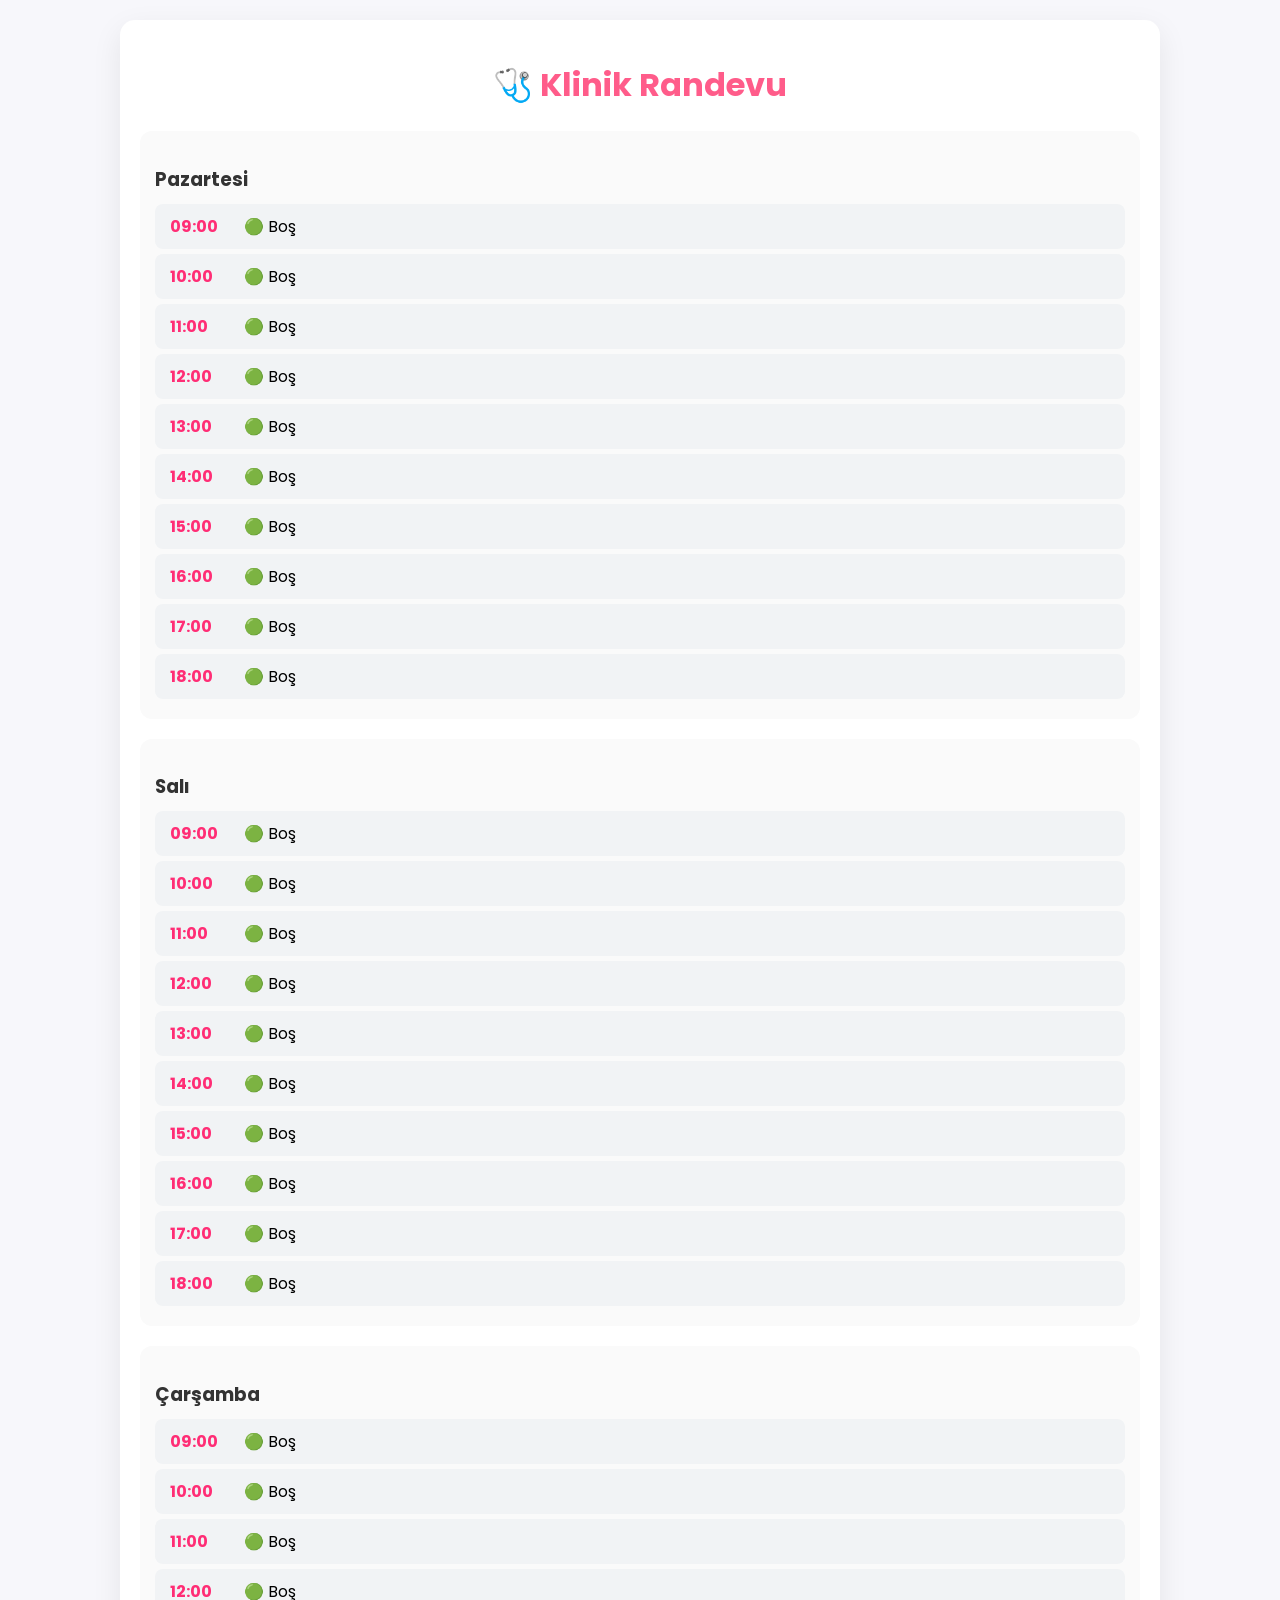
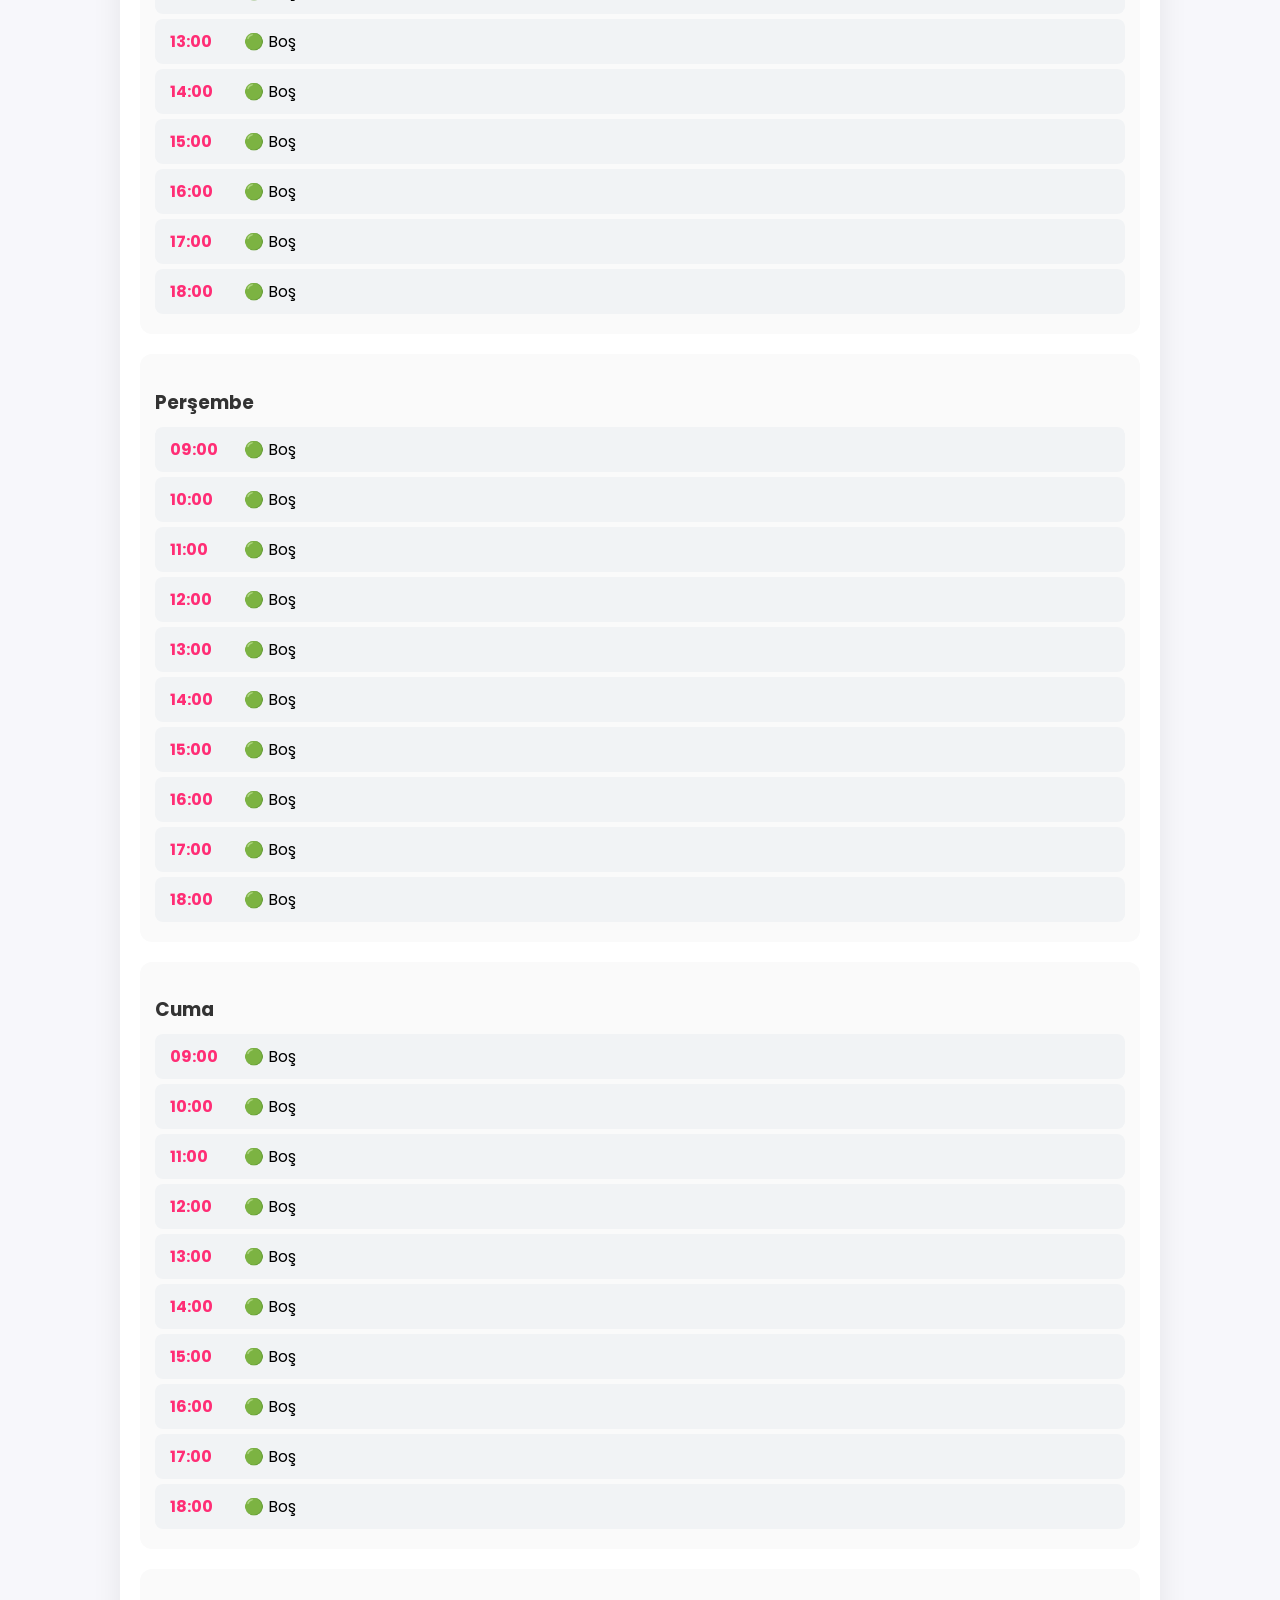
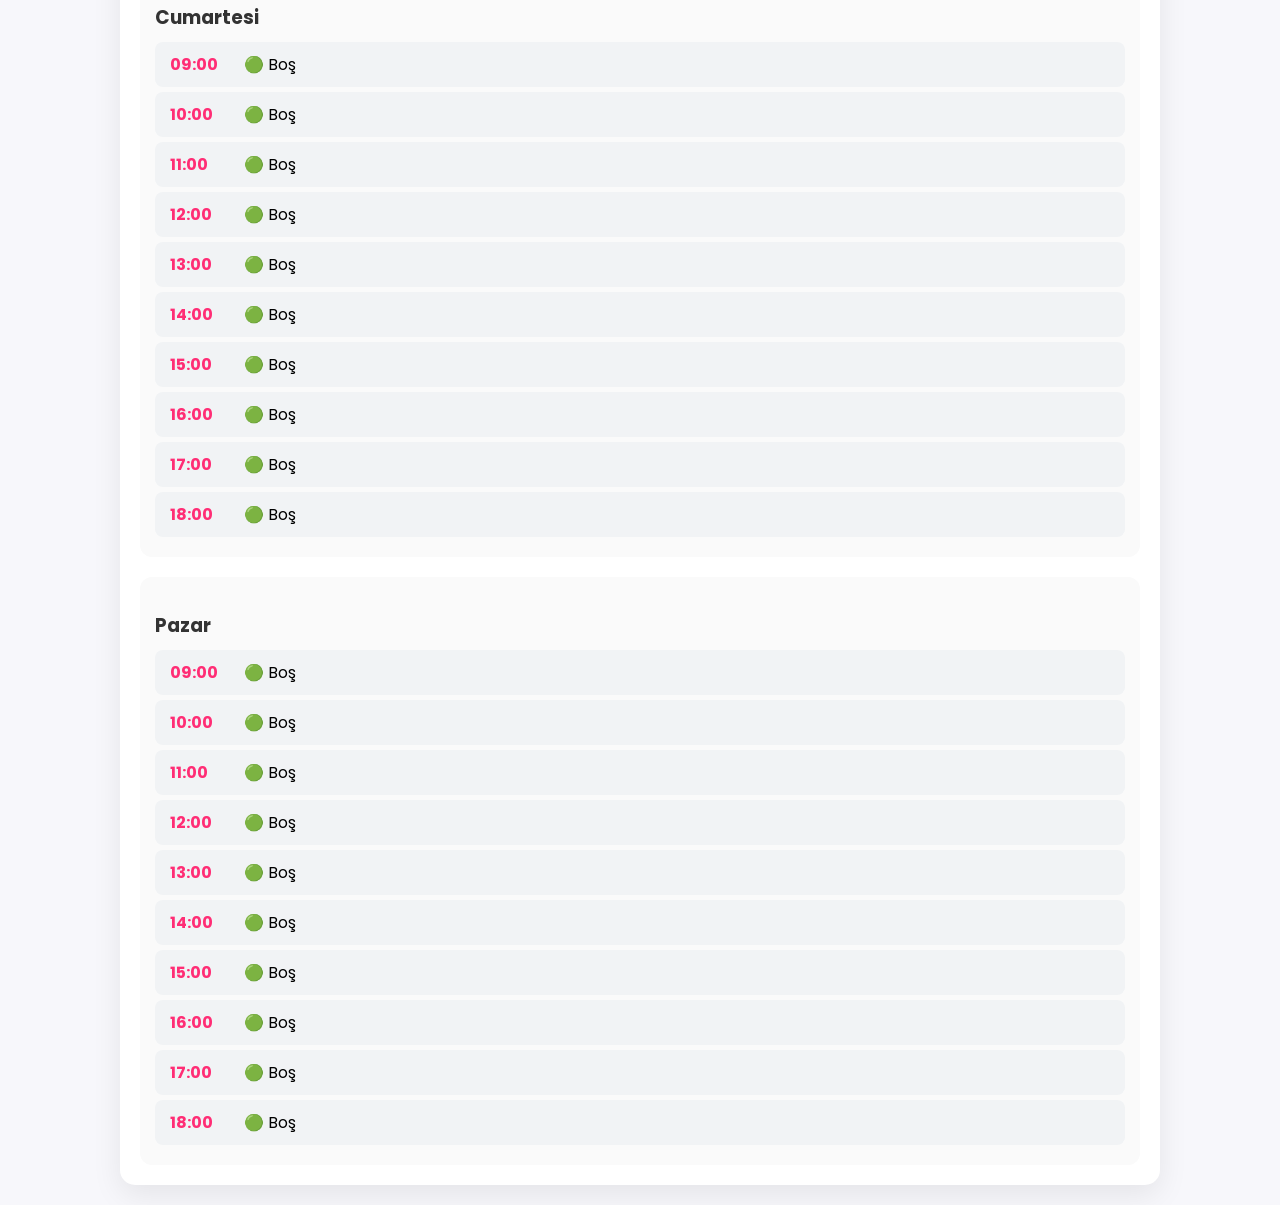
<file: index.html>
<!DOCTYPE html>
<html lang="tr">
<head>
  <meta charset="UTF-8">
  <title>Klinik Takip</title>
  <link rel="stylesheet" href="style.css">
  <link href="https://fonts.googleapis.com/css2?family=Poppins:wght@300;400;600&display=swap" rel="stylesheet">
</head>
<body>

<div class="container">
  <h1>🩺 Klinik Randevu</h1>

  <div id="schedule"></div>
</div>

<script>
  // Sayfa tamamen yüklendikten sonra çalışır
  window.onload = function () {
    if (typeof createSchedule === "function") {
      createSchedule();
    } else {
      console.error("createSchedule bulunamadı");
    }
  };
</script>

<script src="script.js"></script>

</body>
</html>
</file>
<file: style.css>
body {
  font-family: Arial, sans-serif;
  background: #f7f7fb;
  margin: 0;
  padding: 20px;
}

.container {
  max-width: 1000px;
  margin: auto;
  background: white;
  padding: 20px;
  border-radius: 15px;
  box-shadow: 0 10px 30px rgba(0,0,0,0.08);
}

h1 {
  text-align: center;
  color: #ff5c8a;
}

/* Gün kartı */
.day {
  margin-top: 20px;
  padding: 15px;
  background: #fafafa;
  border-radius: 12px;
}

.day h3 {
  margin-bottom: 10px;
  color: #333;
}

/* Saat slotları */
.slot {
  padding: 10px;
  margin: 5px 0;
  border-radius: 8px;
  cursor: pointer;
  background: #e9ecef;
  transition: 0.2s;
}

.slot:hover {
  transform: scale(1.01);
  background: #ffd6e7;
}

/* Dolu randevu */
.slot strong {
  color: #ff2d75;
}

body {
  font-family: 'Poppins', sans-serif;
}

.slot {
  background: #f1f3f5;
  border-left: 5px solid transparent;
}

.slot:hover {
  border-left: 5px solid #ff5c8a;
}

.slot strong {
  display: inline-block;
  width: 70px;
}
</file>
